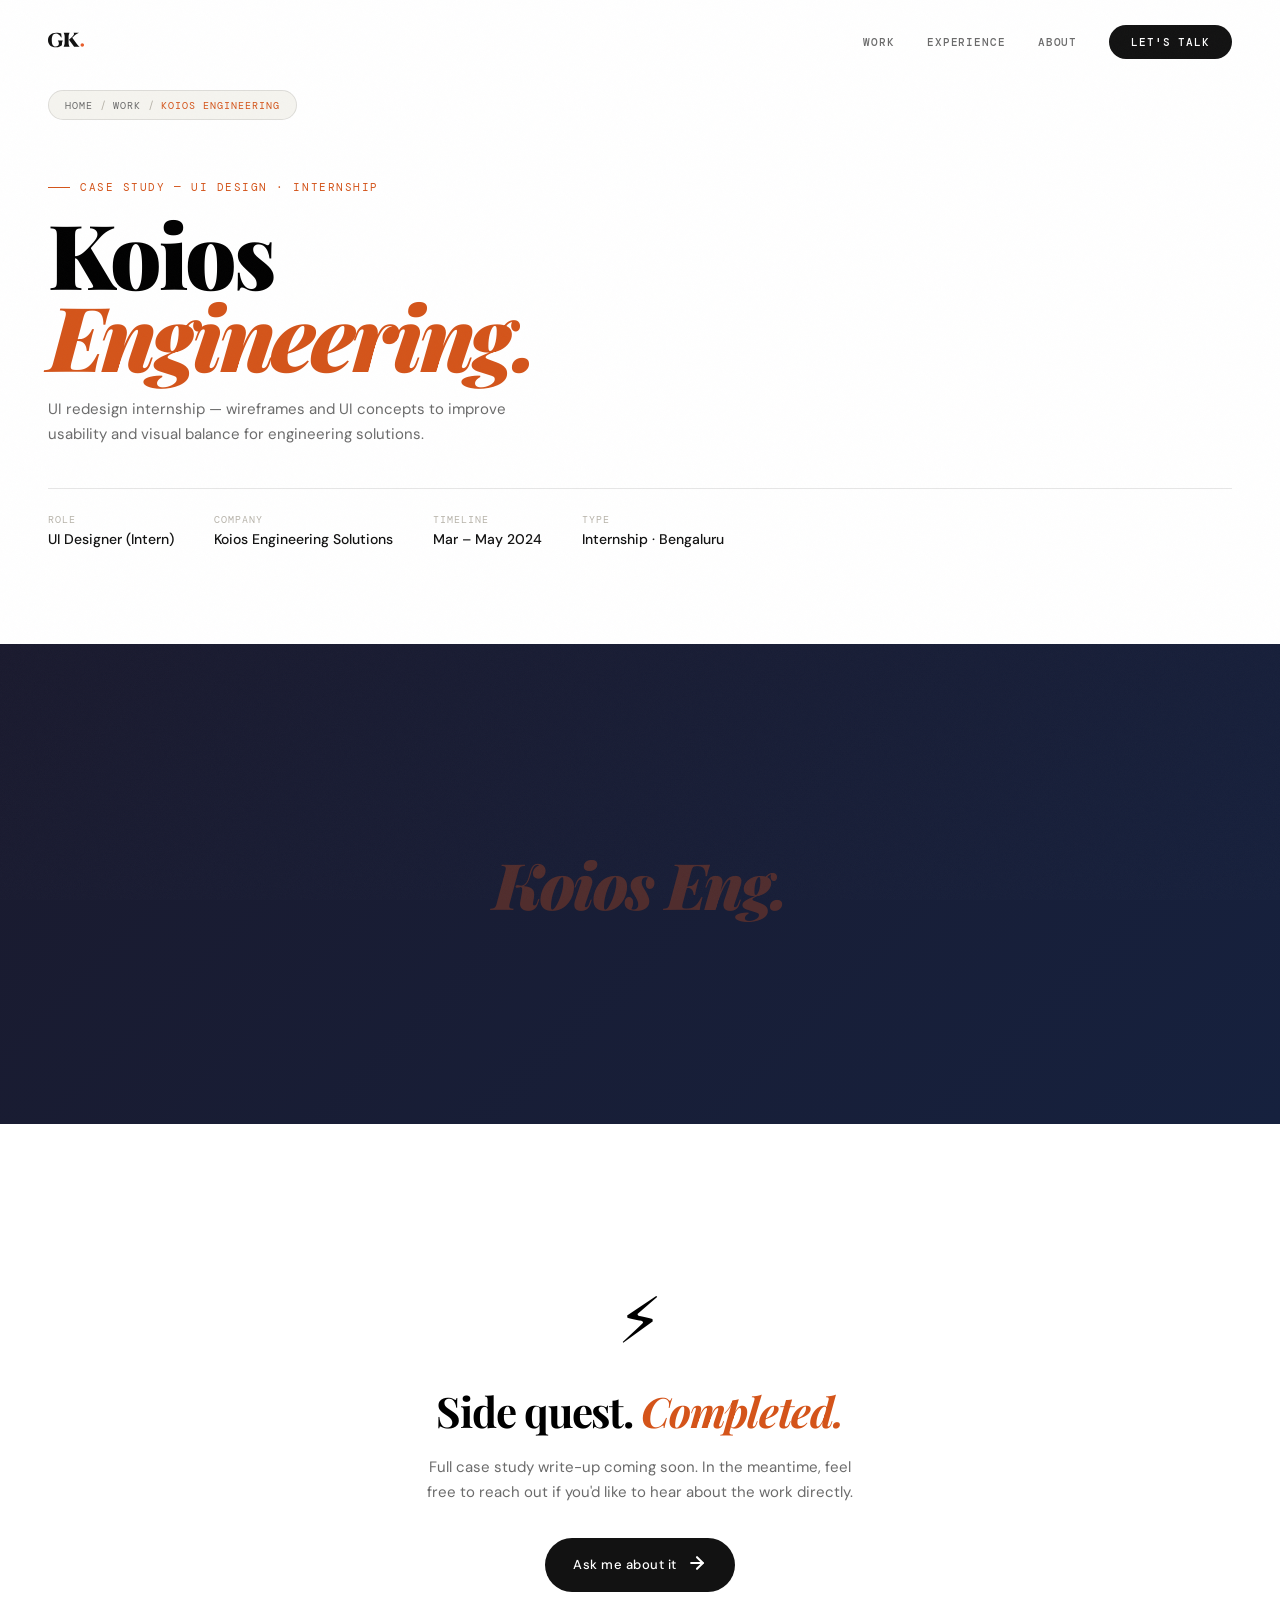
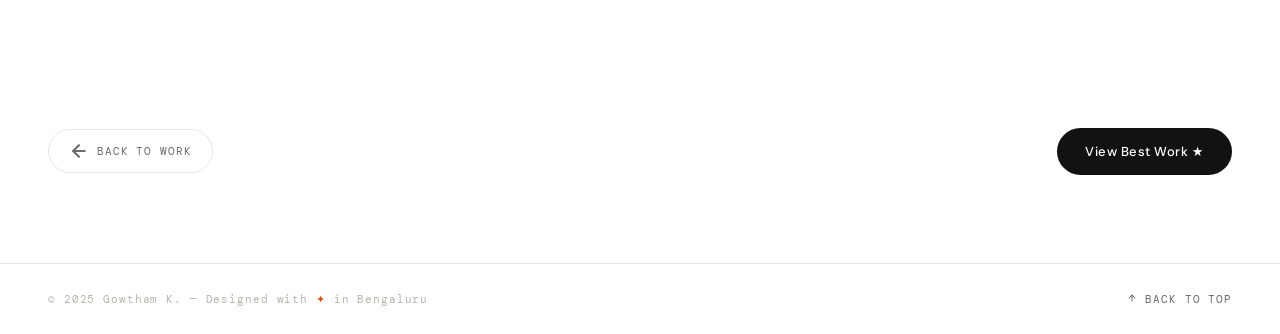
<file: case-studies/koios.html>
<!DOCTYPE html>
<html lang="en">
<head>
  <meta charset="UTF-8">
  <meta name="viewport" content="width=device-width, initial-scale=1.0">
  <title>Koios Engineering — Case Study · Gowtham K.</title>
<link rel="icon" href="../img/GK Logo_White.svg">

  <link rel="preconnect" href="https://fonts.googleapis.com">
  <link href="https://fonts.googleapis.com/css2?family=Playfair+Display:ital,wght@0,400;0,700;0,900;1,400;1,700&family=DM+Sans:wght@300;400;500&family=DM+Mono:wght@400;500&display=swap" rel="stylesheet">
  <link rel="stylesheet" href="../css/global.css">
  <link rel="stylesheet" href="../css/case-study.css">
</head>
<body>

<div class="grain"></div>
<div class="progress-bar" id="progress"></div>
<div class="cursor"      id="cursor"></div>
<div class="cursor-ring" id="cursorRing"></div>

<nav id="navbar">
   <a href="#hero" class="nav-logo">
    <img src="../img/GK Logo.svg" alt="GK" width="36" height="36">
  </a>
  <ul class="nav-links">
    <li><a href="../index.html#work">Work</a></li>
    <li><a href="../index.html#experience">Experience</a></li>
    <li><a href="../index.html#about">About</a></li>
    <li><a href="../index.html#contact" class="nav-cta">Let's Talk</a></li>
  </ul>
</nav>

<!-- BREADCRUMB -->
<div class="breadcrumb">
  <div class="breadcrumb-inner">
    <a href="../index.html">Home</a>
    <span class="breadcrumb-sep">/</span>
    <a href="../index.html#work">Work</a>
    <span class="breadcrumb-sep">/</span>
    <span class="breadcrumb-current">Koios Engineering</span>
  </div>
</div>

<!-- HERO -->
<div class="cs-hero fade-in">
  <p class="cs-hero-eyebrow">Case Study — UI Design · Internship</p>
  <h1 class="cs-hero-title">Koios<br><em>Engineering.</em></h1>
  <p class="cs-hero-sub">
    UI redesign internship — wireframes and UI concepts to improve
    usability and visual balance for engineering solutions.
  </p>
  <div class="cs-meta-strip">
    <div class="cs-meta-item"><p class="cs-meta-label">Role</p><p class="cs-meta-value">UI Designer (Intern)</p></div>
    <div class="cs-meta-item"><p class="cs-meta-label">Company</p><p class="cs-meta-value">Koios Engineering Solutions</p></div>
    <div class="cs-meta-item"><p class="cs-meta-label">Timeline</p><p class="cs-meta-value">Mar – May 2024</p></div>
    <div class="cs-meta-item"><p class="cs-meta-label">Type</p><p class="cs-meta-value">Internship · Bengaluru</p></div>
  </div>
</div>

<!-- PLACEHOLDER IMAGE -->
<div class="cs-overview-img">
  <div class="cs-img-placeholder">Koios Eng.</div>
</div>

<!-- BODY -->
<div class="cs-body">
  <div style="text-align:center;padding:60px 0 40px;">
    <div style="font-size:64px;margin-bottom:20px;">⚡</div>
    <p style="font-family:var(--serif);font-size:clamp(24px,4vw,42px);font-weight:700;letter-spacing:-.03em;margin-bottom:16px;">
      Side quest. <em style="color:var(--accent)">Completed.</em>
    </p>
    <p style="font-size:15px;color:var(--ink-muted);max-width:440px;margin:0 auto 32px;line-height:1.7;">
      Full case study write-up coming soon. In the meantime, feel free
      to reach out if you'd like to hear about the work directly.
    </p>
    <a href="mailto:gowtham.jk2310@gmail.com" class="btn-primary">Ask me about it
      <span class="arrow-icon">
      <svg width="20" height="20" viewBox="0 0 24 24" fill="none" 
           stroke="currentColor" stroke-width="2.5" 
           stroke-linecap="round" stroke-linejoin="round">
        <line x1="5" y1="12" x2="19" y2="12"></line>
        <polyline points="12 5 19 12 12 19"></polyline>
      </svg>
    </span>
    </a>
  </div>
</div>

<div class="cs-back-row">
  <a href="../index.html#work" class="cs-back-btn"><svg width="20" height="20" viewBox="0 0 24 24" fill="none" 
     stroke="currentColor" stroke-width="2.5" 
     stroke-linecap="round" stroke-linejoin="round">
  <line x1="19" y1="12" x2="5" y2="12"></line>
  <polyline points="12 5 5 12 12 19"></polyline>
</svg> Back to Work</a>
  <a href="fortune-leadx.html" class="btn-primary">View Best Work ★</a>
</div>

<footer>
  <p class="footer-copy">© 2025 Gowtham K. — Designed with <span>✦</span> in Bengaluru</p>
  <a href="#" class="footer-top">
    <svg width="10" height="10" viewBox="0 0 24 24" fill="none" 
     stroke="currentColor" stroke-width="2.5" 
     stroke-linecap="round" stroke-linejoin="round">
  <line x1="12" y1="19" x2="12" y2="5"></line>
  <polyline points="5 12 12 5 19 12"></polyline>
</svg> Back to top</a>
</footer>

<script src="../js/main.js"></script>
</body>
</html>
</file>
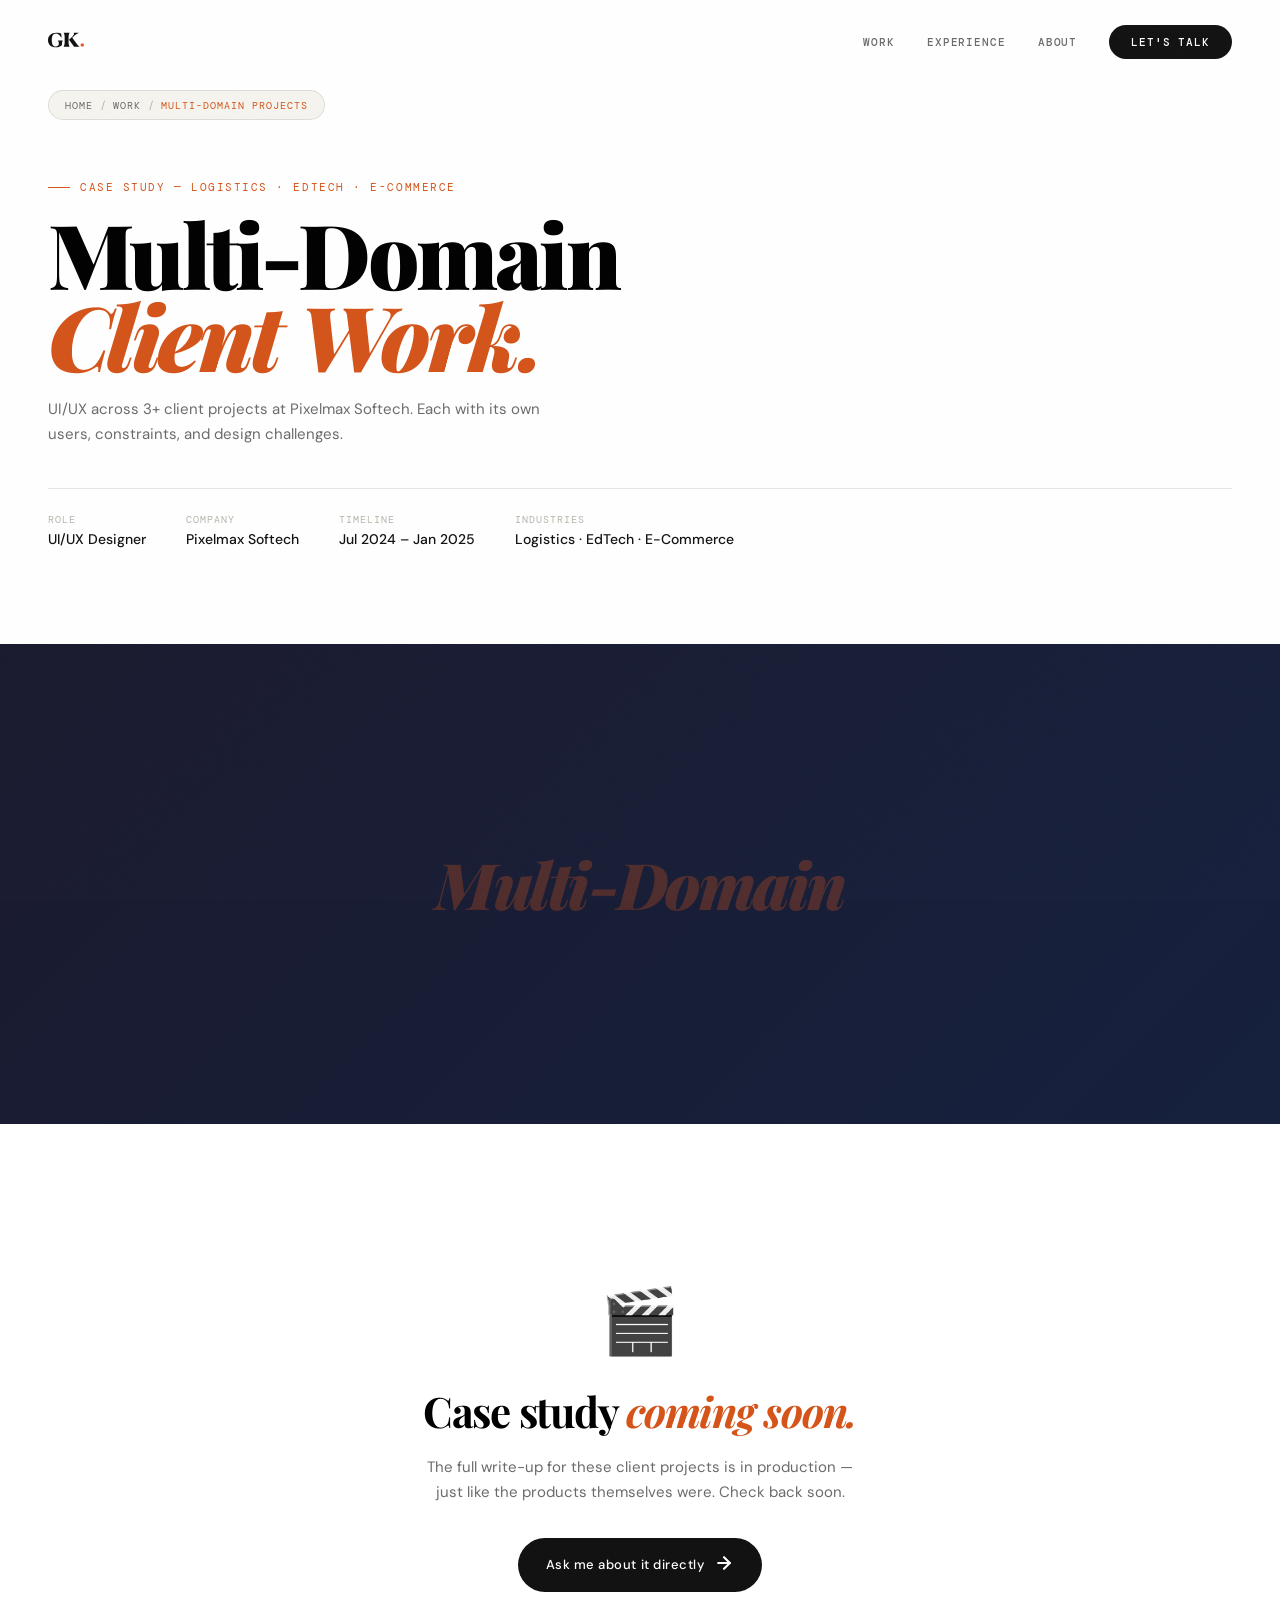
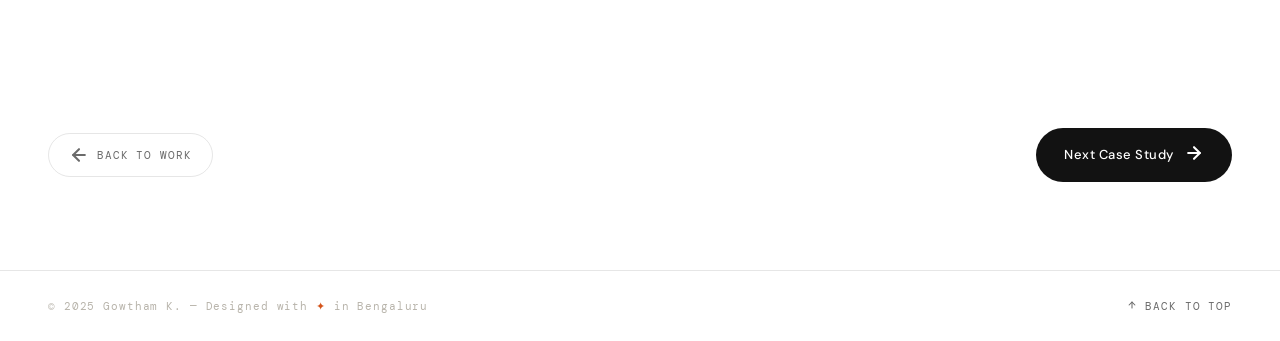
<file: case-studies/pixelmax.html>
<!DOCTYPE html>
<html lang="en">
<head>
  <meta charset="UTF-8">
  <meta name="viewport" content="width=device-width, initial-scale=1.0">
  <title>Multi-Domain Projects — Case Study · Gowtham K.</title>
<link rel="icon" href="../img/GK Logo_White.svg">

  <link rel="preconnect" href="https://fonts.googleapis.com">
  <link href="https://fonts.googleapis.com/css2?family=Playfair+Display:ital,wght@0,400;0,700;0,900;1,400;1,700&family=DM+Sans:wght@300;400;500&family=DM+Mono:wght@400;500&display=swap" rel="stylesheet">
  <link rel="stylesheet" href="../css/global.css">
  <link rel="stylesheet" href="../css/case-study.css">
</head>
<body>

<div class="grain"></div>
<div class="progress-bar" id="progress"></div>
<div class="cursor"      id="cursor"></div>
<div class="cursor-ring" id="cursorRing"></div>

<nav id="navbar">
   <a href="#hero" class="nav-logo">
    <img src="../img/GK Logo.svg" alt="GK" width="36" height="36">
  </a>
  <ul class="nav-links">
    <li><a href="../index.html#work">Work</a></li>
    <li><a href="../index.html#experience">Experience</a></li>
    <li><a href="../index.html#about">About</a></li>
    <li><a href="../index.html#contact" class="nav-cta">Let's Talk</a></li>
  </ul>
</nav>

<!-- BREADCRUMB -->
<div class="breadcrumb">
  <div class="breadcrumb-inner">
    <a href="../index.html">Home</a>
    <span class="breadcrumb-sep">/</span>
    <a href="../index.html#work">Work</a>
    <span class="breadcrumb-sep">/</span>
    <span class="breadcrumb-current">Multi-Domain Projects</span>
  </div>
</div>

<!-- HERO -->
<div class="cs-hero fade-in">
  <p class="cs-hero-eyebrow">Case Study — Logistics · EdTech · E-Commerce</p>
  <h1 class="cs-hero-title">Multi-Domain<br><em>Client Work.</em></h1>
  <p class="cs-hero-sub">
    UI/UX across 3+ client projects at Pixelmax Softech.
    Each with its own users, constraints, and design challenges.
  </p>
  <div class="cs-meta-strip">
    <div class="cs-meta-item"><p class="cs-meta-label">Role</p><p class="cs-meta-value">UI/UX Designer</p></div>
    <div class="cs-meta-item"><p class="cs-meta-label">Company</p><p class="cs-meta-value">Pixelmax Softech</p></div>
    <div class="cs-meta-item"><p class="cs-meta-label">Timeline</p><p class="cs-meta-value">Jul 2024 – Jan 2025</p></div>
    <div class="cs-meta-item"><p class="cs-meta-label">Industries</p><p class="cs-meta-value">Logistics · EdTech · E-Commerce</p></div>
  </div>
</div>

<!-- PLACEHOLDER IMAGE -->
<div class="cs-overview-img">
  <div class="cs-img-placeholder">
    Multi&#8209;Domain
  </div>
</div>

<!-- BODY -->
<div class="cs-body">
  <div style="text-align:center;padding:60px 0 40px;">
    <div style="font-size:64px;margin-bottom:20px;">🎬</div>
    <p style="font-family:var(--serif);font-size:clamp(24px,4vw,42px);font-weight:700;letter-spacing:-.03em;margin-bottom:16px;">
      Case study <em style="color:var(--accent)">coming soon.</em>
    </p>
    <p style="font-size:15px;color:var(--ink-muted);max-width:440px;margin:0 auto 32px;line-height:1.7;">
      The full write-up for these client projects is in production —
      just like the products themselves were. Check back soon.
    </p>
    <a href="mailto:gowtham.jk2310@gmail.com" class="btn-primary">Ask me about it directly 
      <span class="arrow-icon">
      <svg width="20" height="20" viewBox="0 0 24 24" fill="none" 
           stroke="currentColor" stroke-width="2.5" 
           stroke-linecap="round" stroke-linejoin="round">
        <line x1="5" y1="12" x2="19" y2="12"></line>
        <polyline points="12 5 19 12 12 19"></polyline>
      </svg>
    </span>
    </a>
  </div>
</div>

<div class="cs-back-row">
  <a href="../index.html#work" class="cs-back-btn"><svg width="20" height="20" viewBox="0 0 24 24" fill="none" 
     stroke="currentColor" stroke-width="2.5" 
     stroke-linecap="round" stroke-linejoin="round">
  <line x1="19" y1="12" x2="5" y2="12"></line>
  <polyline points="12 5 5 12 12 19"></polyline>
</svg>Back to Work</a>
  <a href="koios.html" class="btn-primary">Next Case Study
    <span class="arrow-icon">
      <svg width="20" height="20" viewBox="0 0 24 24" fill="none" 
           stroke="currentColor" stroke-width="2.5" 
           stroke-linecap="round" stroke-linejoin="round">
        <line x1="5" y1="12" x2="19" y2="12"></line>
        <polyline points="12 5 19 12 12 19"></polyline>
      </svg>
    </span>
  </a>
</div>

<footer>
  <p class="footer-copy">© 2025 Gowtham K. — Designed with <span>✦</span> in Bengaluru</p>
  <a href="#" class="footer-top">
    <svg width="10" height="10" viewBox="0 0 24 24" fill="none" 
     stroke="currentColor" stroke-width="2.5" 
     stroke-linecap="round" stroke-linejoin="round">
  <line x1="12" y1="19" x2="12" y2="5"></line>
  <polyline points="5 12 12 5 19 12"></polyline>
</svg> Back to top</a>
</footer>

<script src="../js/main.js"></script>
</body>
</html>
</file>
<file: css/global.css>
/* ================================================================
   global.css  |  Gowtham K. Portfolio
   Design tokens · Reset · Nav · Cursor · Marquee · Shared UI
   ================================================================ */

/* ── Reset ─────────────────────────────────────── */
*, *::before, *::after { box-sizing: border-box; margin: 0; padding: 0; }

/* ── Tokens ─────────────────────────────────────── */
body {
  font-family: var(--sans);
}
:root {
  --bg:         #F5F3EE;
  --ink:        #121212;
  --ink-muted:  #6B6B6B;
  --ink-faint:  #B8B4AB;
  --accent:     #D4541A;
  --card-bg:    #EEEBE4;
  --white:      #FFFFFF;
  --border:     rgba(14,14,14,0.10);

  --serif : 'Playfair Display', Georgia, serif;
  --sans  : 'DM Sans', system-ui, sans-serif;
  --mono  : 'DM Mono', monospace;

  --radius-card : 20px;
  --radius-pill : 100px;
}

/* ── Base ─────────────────────────────────────── */
html { scroll-behavior: smooth; }


/* ── Grain overlay ─────────────────────────────── */
.grain {
  position: fixed; inset: 0;
  z-index: 1000; pointer-events: none; opacity: .025;
  background-image: url("data:image/svg+xml,%3Csvg viewBox='0 0 256 256' xmlns='http://www.w3.org/2000/svg'%3E%3Cfilter id='n'%3E%3CfeTurbulence type='fractalNoise' baseFrequency='0.9' numOctaves='4' stitchTiles='stitch'/%3E%3C/filter%3E%3Crect width='100%25' height='100%25' filter='url(%23n)'/%3E%3C/svg%3E");
  background-size: 180px;
}

/* ── Scroll progress ───────────────────────────── */
.progress-bar {
  position: fixed; top: 0; left: 0;
  height: 2px; width: 0%;
  background: var(--accent);
  z-index: 10000;
  transition: width .1s linear;
}

/* ── Navigation ────────────────────────────────── */
nav {
  position: fixed; top: 0; left: 0; right: 0;
  z-index: 500;
  display: flex; align-items: center; justify-content: space-between;
  padding: 22px 48px;
  transition: background .4s ease, backdrop-filter .4s ease, border-color .4s;
  border-bottom: 1px solid transparent;
}
nav.scrolled {
  background: rgba(245,243,238,.90);
  backdrop-filter: blur(16px);
  border-bottom-color: var(--border);
}
.nav-logo { display: flex; align-items: center; text-decoration: none; }

.nav-links { display: flex; gap: 32px; list-style: none; align-items: center; }
.nav-links a {
  font-family: var(--mono);
  font-size: 11px; font-weight: 500;
  letter-spacing: .08em; text-transform: uppercase;
  color: var(--ink-muted); text-decoration: none;
  transition: color .2s;
}
.nav-links a:hover { color: var(--ink); }

.nav-cta {
  background: var(--ink) !important;
  color: var(--white) !important;
  padding: 10px 22px;
  border-radius: var(--radius-pill);
  transition: background .2s !important;
}
.nav-cta:hover { background: var(--accent) !important; }

/* ── Marquee ───────────────────────────────────── */
.marquee-section {
  overflow: hidden;
  background: var(--ink);
  border-top: 1px solid var(--border);
  border-bottom: 1px solid var(--border);
  padding: 16px 0;
}
.marquee-track {
  display: flex; width: max-content; white-space: nowrap;
  animation: marquee-scroll 24s linear infinite;
}
.marquee-item {
  font-family: var(--serif);
  font-size: 13px; font-style: italic;
  color: var(--ink-faint); padding: 0 28px;
  letter-spacing: .02em;
}
.marquee-item .sep { color: var(--accent); margin: 0 6px; }
@keyframes marquee-scroll {
  from { transform: translateX(0); }
  to   { transform: translateX(-50%); }
}

/* ── Fade-in scroll animations ─────────────────── */
.fade-in {
  opacity: 0; transform: translateY(22px);
  transition: opacity .8s cubic-bezier(.16,1,.3,1),
              transform .8s cubic-bezier(.16,1,.3,1);
}
.fade-in.visible { opacity: 1; transform: none; }
.d1 { transition-delay: .10s; }
.d2 { transition-delay: .22s; }
.d3 { transition-delay: .36s; }
.d4 { transition-delay: .52s; }

/* ── Section label + title ─────────────────────── */
.section-label {
  font-family: var(--mono);
  font-size: 11px; letter-spacing: .14em; text-transform: uppercase;
  color: var(--accent); margin-bottom: 12px;
  display: flex; align-items: center; gap: 10px;
}
.section-label::before {
  content: ''; width: 20px; height: 1px; background: var(--accent);
}

.section-title {
  font-family: var(--serif);
  font-size: clamp(34px,5vw,62px);
  font-weight: 700; letter-spacing: -.03em; line-height: 1.06;
  margin-bottom: 56px;
}
.section-title em { font-style: italic; color: var(--accent); }

/* ── Tag pill ──────────────────────────────────── */
.tag {
  font-family: var(--mono);
  font-size: 10px; letter-spacing: .1em; text-transform: uppercase;
  background: rgba(14,14,14,.06); color: var(--ink-muted);
  padding: 4px 10px; border-radius: var(--radius-pill);
}

/* ── Availability badge ────────────────────────── */
.avail-dot {
  display: inline-flex; align-items: center; gap: 8px;
  font-family: var(--mono);
  font-size: 10px; letter-spacing: .10em; text-transform: uppercase;
  color: #3D9E4B; background: rgba(61,158,75,.10);
  padding: 6px 14px; border-radius: var(--radius-pill); margin-bottom: 24px;
}
.avail-dot::before {
  content: ''; width: 6px; height: 6px; border-radius: 50%;
  background: #3D9E4B;
  animation: pulse-avail 1.8s ease-in-out infinite;
}
@keyframes pulse-avail {
  0%,100% { box-shadow: 0 0 0 0   rgba(61,158,75,.4); }
  50%      { box-shadow: 0 0 0 5px rgba(61,158,75,0); }
}

/* ── Primary CTA button ────────────────────────── */
.btn-primary {
  display: inline-flex; align-items: center; gap: 10px;
  background: var(--ink); color: var(--white);
  text-decoration: none; padding: 15px 28px;
  border-radius: var(--radius-pill);
  font-family: var(--sans);
  font-size: 13px; font-weight: 500; letter-spacing: .04em;
  border: none; cursor: pointer;
  transition: background .25s, transform .2s;
}
.btn-primary:hover { background: var(--accent); transform: scale(1.03); }

/* ── Meme: dark card ───────────────────────────── */
.meme-break { padding: 0 48px; margin-bottom: 72px; }
.meme-card {
  background: var(--ink); border-radius: var(--radius-card);
  padding: 40px 48px; display: flex; align-items: center; gap: 32px;
  position: relative; overflow: hidden;
}
.meme-card::before {
  content: ''; position: absolute; top: -40%; right: -5%;
  width: 280px; height: 280px; border-radius: 50%;
  background: radial-gradient(circle, rgba(212,84,26,.15) 0%, transparent 70%);
  pointer-events: none;
}
.meme-emoji { font-size: 52px; flex-shrink: 0; }
.meme-quote {
  font-family: var(--serif); font-size: 21px; font-style: italic;
  color: var(--white); line-height: 1.35; margin-bottom: 8px;
}
.meme-attr {
  font-family: var(--mono); font-size: 10px; letter-spacing: .12em;
  text-transform: uppercase; color: var(--ink-faint);
}
.meme-attr span { color: var(--accent); }

/* ── Meme: pill ────────────────────────────────── */
.meme-pill-wrap { padding: 60px 48px; text-align: center; }
.meme-pill {
  display: inline-flex; align-items: center; gap: 18px;
  background: var(--card-bg); padding: 20px 40px; border-radius: var(--radius-pill);
}
.meme-pill-icon { font-size: 26px; }
.meme-pill-text {
  font-family: var(--serif); font-size: 17px; font-style: italic; color: var(--ink);
}
.meme-pill-text span { color: var(--accent); }

/* ── Meme: full-width accent banner ────────────── */
.meme-banner {
  background: linear-gradient(135deg, #FF5F1F 100%, #D43F00 0%); padding: 44px 48px;
  display: flex; align-items: center; justify-content: space-between; gap: 32px;
}
.meme-banner-copy {}
.meme-banner-text {
  font-family: var(--serif);
  font-size: clamp(20px,3vw,30px);
  font-weight: 700; font-style: italic;
  letter-spacing: -.02em; color: var(--white); line-height: 1.2;
}
.meme-banner-sub {
  font-family: var(--mono); font-size: 11px; letter-spacing: .1em;
  text-transform: uppercase; color: rgba(255,255,255,.65); margin-top: 8px;
}
.meme-banner-emoji { font-size: 56px; flex-shrink: 0; }

/* ── Footer ────────────────────────────────────── */
footer {
  padding: 28px 48px; border-top: 1px solid var(--border);
  display: flex; align-items: center; justify-content: space-between;
}
.footer-copy {
  font-family: var(--mono); font-size: 11px;
  letter-spacing: .08em; color: var(--ink-faint);
}
.footer-copy span { color: var(--accent); }
.footer-top {
  font-family: var(--mono); font-size: 11px;
  letter-spacing: .08em; text-transform: uppercase;
  color: var(--ink-muted); text-decoration: none;
  transition: color .2s;
}
.footer-top:hover { color: var(--ink); }

/* ── Shared: skills grid ───────────────────────── */
.skills-grid {
  display: grid; grid-template-columns: repeat(4,1fr);
  gap: 2px; margin-top: 52px;
}
.skill-item {
  padding: 34px 26px; background: var(--card-bg); transition: background .25s;
}
.skill-item:first-child { border-radius: 16px 0 0 16px; }
.skill-item:last-child  { border-radius: 0 16px 16px 0; }
.skill-item:hover { background: var(--ink); }
.skill-icon { font-size: 26px; margin-bottom: 14px; }
.skill-name {
  font-family: var(--serif); font-size: 16px; font-weight: 700;
  letter-spacing: -.01em; margin-bottom: 10px; transition: color .25s;
}
.skill-item:hover .skill-name { color: var(--white); }
.skill-list { list-style: none; display: flex; flex-direction: column; gap: 5px; }
.skill-list li {
  font-size: 13px; color: var(--ink-muted);
  display: flex; align-items: center; gap: 6px; transition: color .25s;
}
.skill-list li::before { content: '–'; color: #121212(--accent); }
.skill-item:hover .skill-list li { color: #ffffff80; }

.tools-row {
  margin-top: 22px; display: flex; align-items: center; gap: 12px; flex-wrap: wrap;
}
.tools-label {
  font-family: var(--mono); font-size: 11px;
  letter-spacing: .1em; text-transform: uppercase; color: var(--ink-faint);
}
.tool-chip {
  font-family: var(--mono); font-size: 12px;
  padding: 5px 14px; border-radius: var(--radius-pill);
  background: var(--card-bg); color: var(--ink-muted);
  border: 1px solid var(--border); transition: background .2s, color .2s;
}
.tool-chip:hover { background: var(--ink); color: var(--white); }

/* ── Responsive ────────────────────────────────── */
@media (max-width: 900px) {
  nav { padding: 18px 24px; }
  .nav-links { display: none; }

  footer { flex-direction: column; gap: 14px; text-align: center; padding: 24px; }
  .meme-break    { padding: 0 20px; margin-bottom: 48px; }
  .meme-pill-wrap{ padding: 40px 20px; }
  .meme-banner   { padding: 32px 20px; }
  .meme-card     { flex-direction: column; text-align: center; padding: 28px 20px; }
  .skills-grid   { grid-template-columns: 1fr 1fr; }
  .skill-item:first-child,
  .skill-item:last-child { border-radius: 16px; }
}
</file>
<file: css/case-study.css>
/* ================================================================
   case-study.css  |  Individual case study pages
   Breadcrumb · Hero · Overview · Acts · Mockups · Outcome
   ================================================================ */

/* ── Breadcrumb ─────────────────────────────────── */
.breadcrumb {
  position: fixed; top: 0; left: 0; right: 0;
  z-index: 400;
  padding: 80px 48px 0; /* sits below the nav */
  pointer-events: none;
}
.breadcrumb-inner {
  display: inline-flex; align-items: center; gap: 8px;
  background: rgba(245,243,238,.92);
  backdrop-filter: blur(12px);
  border: 1px solid var(--border);
  border-radius: var(--radius-pill);
  padding: 7px 16px;
  pointer-events: all;
  margin-top: 10px;
}
.breadcrumb a {
  font-family: var(--mono); font-size: 10px;
  letter-spacing: .1em; text-transform: uppercase;
  color: var(--ink-muted); text-decoration: none;
  transition: color .2s;
}
.breadcrumb a:hover { color: var(--accent); }
.breadcrumb-sep {
  font-size: 11px; color: var(--ink-faint); user-select: none;
}
.breadcrumb-current {
  font-family: var(--mono); font-size: 10px;
  letter-spacing: .1em; text-transform: uppercase;
  color: var(--accent);
}

/* ── Case study hero ────────────────────────────── */
.cs-hero {
  min-height: 70vh;
  display: flex; flex-direction: column; justify-content: flex-end;
  padding: 180px 48px 72px;
  position: relative; overflow: hidden;
}
.cs-hero-eyebrow {
  font-family: var(--mono); font-size: 11px;
  letter-spacing: .14em; text-transform: uppercase;
  color: var(--accent); margin-bottom: 18px;
  display: flex; align-items: center; gap: 10px;
}
.cs-hero-eyebrow::before { content: ''; width: 22px; height: 1px; background: var(--accent); }

.cs-hero-title {
  font-family: var(--serif);
  font-size: clamp(44px,7vw,96px);
  font-weight: 900; letter-spacing: -.04em; line-height: .92;
  margin-bottom: 20px;
}
.cs-hero-title em { font-style: italic; color: var(--accent); }

.cs-hero-sub {
  font-size: 15px; color: var(--ink-muted); max-width: 520px; line-height: 1.7;
  margin-bottom: 40px;
}

/* Overview meta strip */
.cs-meta-strip {
  display: flex; gap: 40px; flex-wrap: wrap;
  padding: 24px 0; border-top: 1px solid var(--border);
}
.cs-meta-item {}
.cs-meta-label {
  font-family: var(--mono); font-size: 10px;
  letter-spacing: .1em; text-transform: uppercase;
  color: var(--ink-faint); margin-bottom: 4px;
}
.cs-meta-value { font-size: 14px; font-weight: 500; color: var(--ink); }

/* ── Overview image area ────────────────────────── */
.cs-overview-img {
  width: 100%; height: 480px; overflow: hidden; position: relative;
  background: var(--card-bg);
}
.cs-overview-img img {
  width: 100%; height: 100%; object-fit: cover;
}

/* Placeholder when no real image */
.cs-img-placeholder {
  width: 100%; height: 100%;
  display: flex; align-items: center; justify-content: center;
  font-family: var(--serif); font-size: 64px; font-style: italic;
  font-weight: 900; letter-spacing: -.04em;
  background: linear-gradient(135deg,#1A1A2E,#16213E);
  color: rgba(212,84,26,.3);
  position: relative;
}

/* Floating mockup frames inside placeholder */
.cs-float-wrap { position: relative; width: 100%; height: 100%; overflow: hidden; }
.cs-main-img { display: block; margin: 0 auto; width: 70%; max-width: 800px; position: relative; top: 50%; transform: translateY(-50%); }
.cs-float { position: absolute; pointer-events: none; }
.cs-float-l { width: 200px; bottom: 10%; left: 8%; animation: cs-fud 2s ease-in-out infinite; }
.cs-float-r { width: 180px; top: 10%; right: 8%; animation: cs-flr 2s ease-in-out infinite; }
@keyframes cs-fud { 0%,100% { transform: translateY(0); }  50% { transform: translateY(-18px); } }
@keyframes cs-flr { 0%,100% { transform: translateX(0); }  50% { transform: translateX(14px); } }

/* ── Main body content ──────────────────────────── */
.cs-body { padding: 96px 48px; }
.cs-body-grid {
  display: grid; grid-template-columns: 1fr 1fr;
  gap: 80px; margin-bottom: 80px; align-items: start;
}
.cs-body-label {
  font-family: var(--mono); font-size: 10px;
  letter-spacing: .12em; text-transform: uppercase;
  color: var(--accent); margin-bottom: 14px;
}
.cs-body-heading {
  font-family: var(--serif); font-size: clamp(24px,3vw,36px);
  font-weight: 700; letter-spacing: -.02em; line-height: 1.15;
  margin-bottom: 16px;
}
.cs-body-text {
  font-size: 14px; color: var(--ink-muted); line-height: 1.8;
  margin-bottom: 12px;
}

/* ── 3-act full cards ───────────────────────────── */
.cs-acts {
  display: grid; grid-template-columns: repeat(3,1fr); gap: 2px;
  margin-bottom: 72px;
}
.cs-act {
  background: var(--card-bg); padding: 40px 32px;
}
.cs-act:first-child { border-radius: 16px 0 0 16px; }
.cs-act:last-child  { border-radius: 0 16px 16px 0; }
.cs-act-num {
  font-family: var(--mono); font-size: 10px;
  letter-spacing: .12em; text-transform: uppercase;
  color: var(--accent); margin-bottom: 18px;
}
.cs-act-title {
  font-family: var(--serif); font-size: 18px; font-weight: 700;
  letter-spacing: -.02em; margin-bottom: 12px;
}
.cs-act-text { font-size: 13px; color: var(--ink-muted); line-height: 1.7; }

/* ── Mockup/Image strip ─────────────────────────── */
.cs-mockup-strip {
  background: var(--card-bg); border-radius: 20px;
  height: 360px; display: flex; align-items: center;
  justify-content: center; overflow: hidden; position: relative;
  margin-bottom: 72px;
}
.mockup-frame {
  width: 230px; height: 290px; background: var(--white);
  border-radius: 22px; box-shadow: 0 28px 72px rgba(0,0,0,.15);
  display: flex; flex-direction: column; overflow: hidden;
  transform: rotate(-3deg) translateX(-55px);
  z-index: 2; position: relative;
}
.mockup-frame-2 {
  position: absolute; right: 18%; z-index: 1; opacity: .7;
  transform: rotate(4deg) translateX(38px) translateY(-18px);
}
/* clone styles for second frame */
.mockup-frame-2 { width: 230px; height: 290px; background: var(--white); border-radius: 22px; box-shadow: 0 28px 72px rgba(0,0,0,.15); display: flex; flex-direction: column; overflow: hidden; }
.mockup-bar {
  width: 100%; height: 40px; background: var(--ink);
  display: flex; align-items: center; padding: 0 12px; gap: 6px; flex-shrink: 0;
}
.mockup-dot { width: 8px; height: 8px; border-radius: 50%; }
.mockup-dot.r { background: #FF5F57; }
.mockup-dot.y { background: #FEBC2E; }
.mockup-dot.g { background: #28C840; }
.mockup-body {
  flex: 1; padding: 14px; display: flex;
  flex-direction: column; gap: 8px;
}
.mb-bar { height: 8px; border-radius: 4px; background: var(--card-bg); }
.mb-bar.w60 { width: 60%; } .mb-bar.w80 { width: 80%; } .mb-bar.w40 { width: 40%; }
.mb-block { height: 56px; border-radius: 8px; background: var(--card-bg); margin-top: 2px; }
.mb-block.accent { background: rgba(212,84,26,.15); }

/* ── Outcomes / highlights ─────────────────────── */
.cs-outcomes {
  display: grid; grid-template-columns: repeat(3,1fr); gap: 2px;
  margin-bottom: 72px;
}
.cs-outcome {
  background: var(--ink); padding: 36px 28px;
}
.cs-outcome:first-child { border-radius: 16px 0 0 16px; }
.cs-outcome:last-child  { border-radius: 0 16px 16px 0; }
.cs-outcome-num {
  font-family: var(--serif); font-size: 40px; font-weight: 900;
  font-style: italic; letter-spacing: -.03em;
  color: var(--accent); margin-bottom: 6px;
}
.cs-outcome-label {
  font-size: 13px; color: rgba(255,255,255,.55); line-height: 1.5;
}

/* ── Back CTA ───────────────────────────────────── */
.cs-back-row {
  padding: 0 48px 88px;
  display: flex; align-items: center; justify-content: space-between;
  flex-wrap: wrap; gap: 20px;
}
.cs-back-btn {
  display: inline-flex; align-items: center; gap: 8px;
  font-family: var(--mono); font-size: 11px;
  letter-spacing: .08em; text-transform: uppercase;
  color: var(--ink-muted); text-decoration: none;
  border: 1px solid var(--border); padding: 11px 20px;
  border-radius: var(--radius-pill);
  transition: color .2s, border-color .2s;
}
.cs-back-btn:hover { color: var(--accent); border-color: var(--accent); }
.cs-next-btn { /* same as btn-primary */ }

/* ── Responsive ────────────────────────────────── */
@media (max-width: 900px) {
  .breadcrumb { padding: 76px 20px 0; }
  .cs-hero    { padding: 150px 22px 56px; }
  .cs-meta-strip { gap: 24px; }
  .cs-overview-img { height: 280px; }
  .cs-body    { padding: 56px 22px; }
  .cs-body-grid { grid-template-columns: 1fr; gap: 40px; }
  .cs-acts, .cs-outcomes { grid-template-columns: 1fr; }
  .cs-act:first-child, .cs-act:last-child,
  .cs-outcome:first-child, .cs-outcome:last-child { border-radius: 16px; }
  .cs-back-row { padding: 0 22px 60px; }
}
</file>
